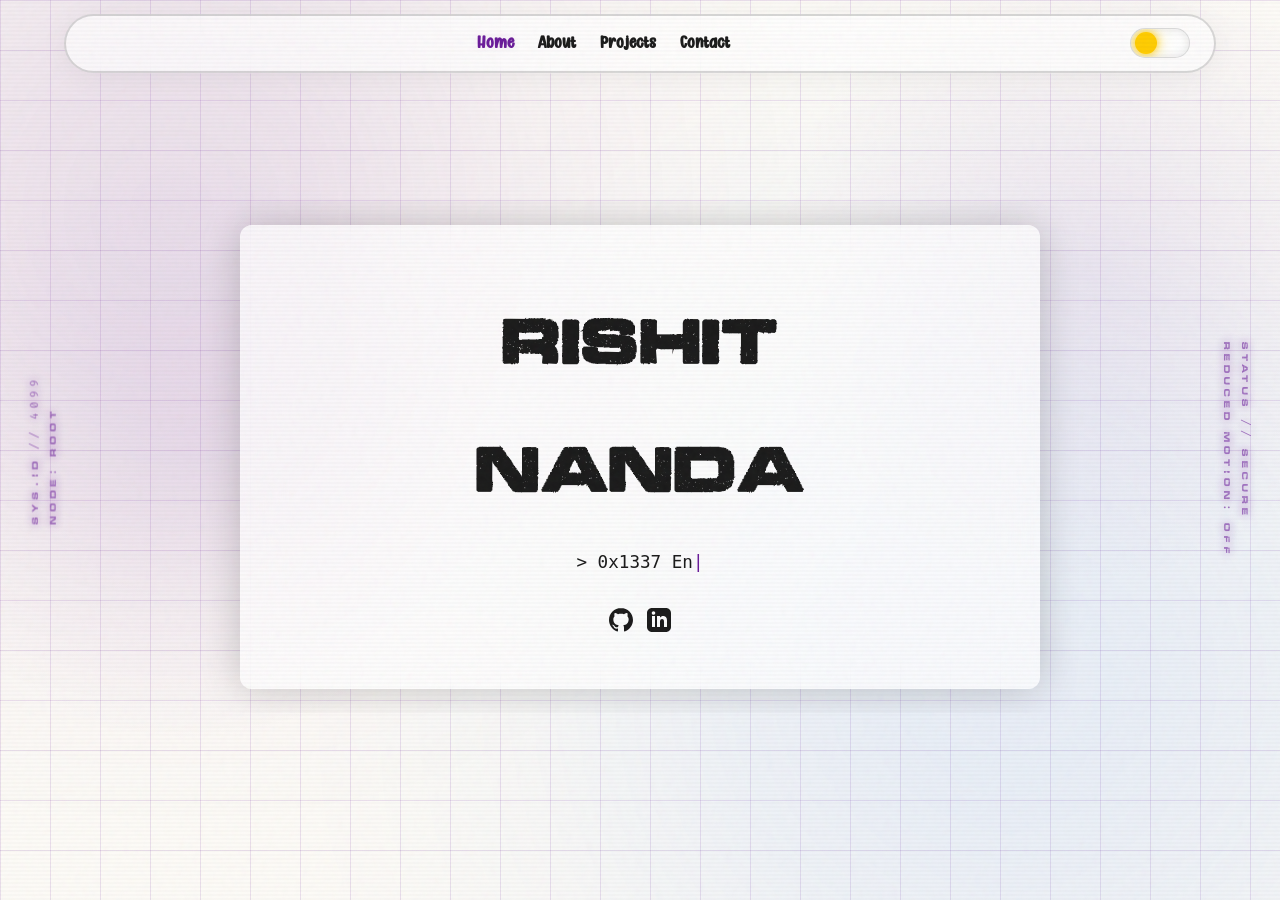
<file: index.html>
<!DOCTYPE html>
<html lang="en" data-theme="light">
<head>
    <meta charset="UTF-8">
    <meta name="viewport" content="width=device-width, initial-scale=1.0">
    <title>Portfolio | Rishit Nanda</title>
    <meta name="description" content="Portfolio of Rishit Nanda - Systems and Interface Design">
    <link rel="preconnect" href="https://fonts.googleapis.com">
    <link rel="preconnect" href="https://fonts.gstatic.com" crossorigin>
    <link href="https://fonts.googleapis.com/css2?family=Fira+Code:wght@400;700&display=swap" rel="stylesheet">
    <link rel="preload" href="font_display.ttf" as="font" type="font/ttf" crossorigin>
    <link rel="stylesheet" href="style.css">
    <script>
        // Set theme immediately to avoid flash
        const theme = localStorage.getItem('theme') || 'light';
        document.documentElement.setAttribute('data-theme', theme);
    </script>
</head>
<body class="brutalist">
    <div class="blob blob-1"></div>
    <div class="blob blob-2"></div>
    <canvas id="bg-canvas"></canvas>

    <div class="hud hud-left">SYS.ID // 4099<br>NODE: ROOT</div>
    <div class="hud hud-right">STATUS // SECURE<br>_minimalist (to be replaced by script.js)_</div>

    <header>
        <div id="progress-container"><div id="progress-bar"></div></div>

        <nav class="glass-nav">
            <ul class="nav-links">
                <li><a href="index.html" class="active">Home</a></li>
                <li><a href="about.html">About</a></li>
                <li><a href="projects.html">Projects</a></li>
                <li><a href="contact.html">Contact</a></li>
            </ul>
            <div class="switch-group">
                <label class="switch">
                    <input type="checkbox" id="theme-toggle" aria-label="Toggle dark mode">
                    <span class="slider"></span>
                </label>
            </div>
        </nav>
    </header>

    <main class="container">
        <section class="hero hero-container node-center" id="hero-node" style="min-height: 80vh;">
            <div class="glass-panel floating-element">
                <h1 class="hero-animate delay-1">Rishit<br>Nanda</h1>
                <p class="hero-animate delay-2" style="font-family: monospace; font-size: 1.1em; opacity: 0.8; margin-bottom: 2rem;">
                    <!-- Typewriter -->
                    <span class="typewriter-text" aria-live="polite"></span><span class="typewriter-cursor">|</span>
                </p>
                <div class="hero-animate delay-3 social-links-hero">
                    <a href="https://github.com/rishitnanda" target="_blank" aria-label="GitHub" class="magnetic-btn">
                        <svg width="24" height="24" viewBox="0 0 24 24" fill="currentColor"><path d="M12 0c-6.626 0-12 5.373-12 12 0 5.302 3.438 9.8 8.207 11.387.599.111.793-.261.793-.577v-2.234c-3.338.726-4.042-1.416-4.042-1.416-.546-1.387-1.333-1.756-1.333-1.756-1.089-.745.083-.729.083-.729 1.205.084 1.839 1.237 1.839 1.237 1.07 1.834 2.807 1.304 3.492.997.107-.775.418-1.305.762-1.604-2.665-.305-5.467-1.334-5.467-5.931 0-1.311.469-2.381 1.236-3.221-.124-.303-.535-1.524.117-3.176 0 0 1.008-.322 3.301 1.23.957-.266 1.983-.399 3.003-.404 1.02.005 2.047.138 3.006.404 2.291-1.552 3.297-1.23 3.297-1.23.653 1.653.242 2.874.118 3.176.77.84 1.235 1.911 1.235 3.221 0 4.609-2.807 5.624-5.479 5.921.43.372.823 1.102.823 2.222v3.293c0 .319.192.694.801.576 4.765-1.589 8.199-6.086 8.199-11.386 0-6.627-5.373-12-12-12z"/></svg>
                    </a>
                    <a href="https://www.linkedin.com/in/rishit-nanda-220272377/" target="_blank" aria-label="LinkedIn" class="magnetic-btn">
                        <svg width="24" height="24" viewBox="0 0 24 24" fill="currentColor"><path d="M19 0h-14c-2.761 0-5 2.239-5 5v14c0 2.761 2.239 5 5 5h14c2.762 0 5-2.239 5-5v-14c0-2.761-2.238-5-5-5zm-11 19h-3v-11h3v11zm-1.5-12.268c-.966 0-1.75-.79-1.75-1.764s.784-1.764 1.75-1.764 1.75.79 1.75 1.764-.783 1.764-1.75 1.764zm13.5 12.268h-3v-5.604c0-3.368-4-3.113-4 0v5.604h-3v-11h3v1.765c1.396-2.586 7-2.777 7 2.476v6.759z"/></svg>
                    </a>
                </div>
            </div>
        </section>
    </main>

    <!-- Load scripts -->
    <script type="module">
        import { initMain } from './script.js';
        import { ReadingProgress } from './progress.js';
        import { BackgroundEffect } from './bg-effect.js';

        // Initialize all modules
        initMain();
        new ReadingProgress('progress-bar');
        new BackgroundEffect('bg-canvas');
    </script>
</body>
</html>
</file>
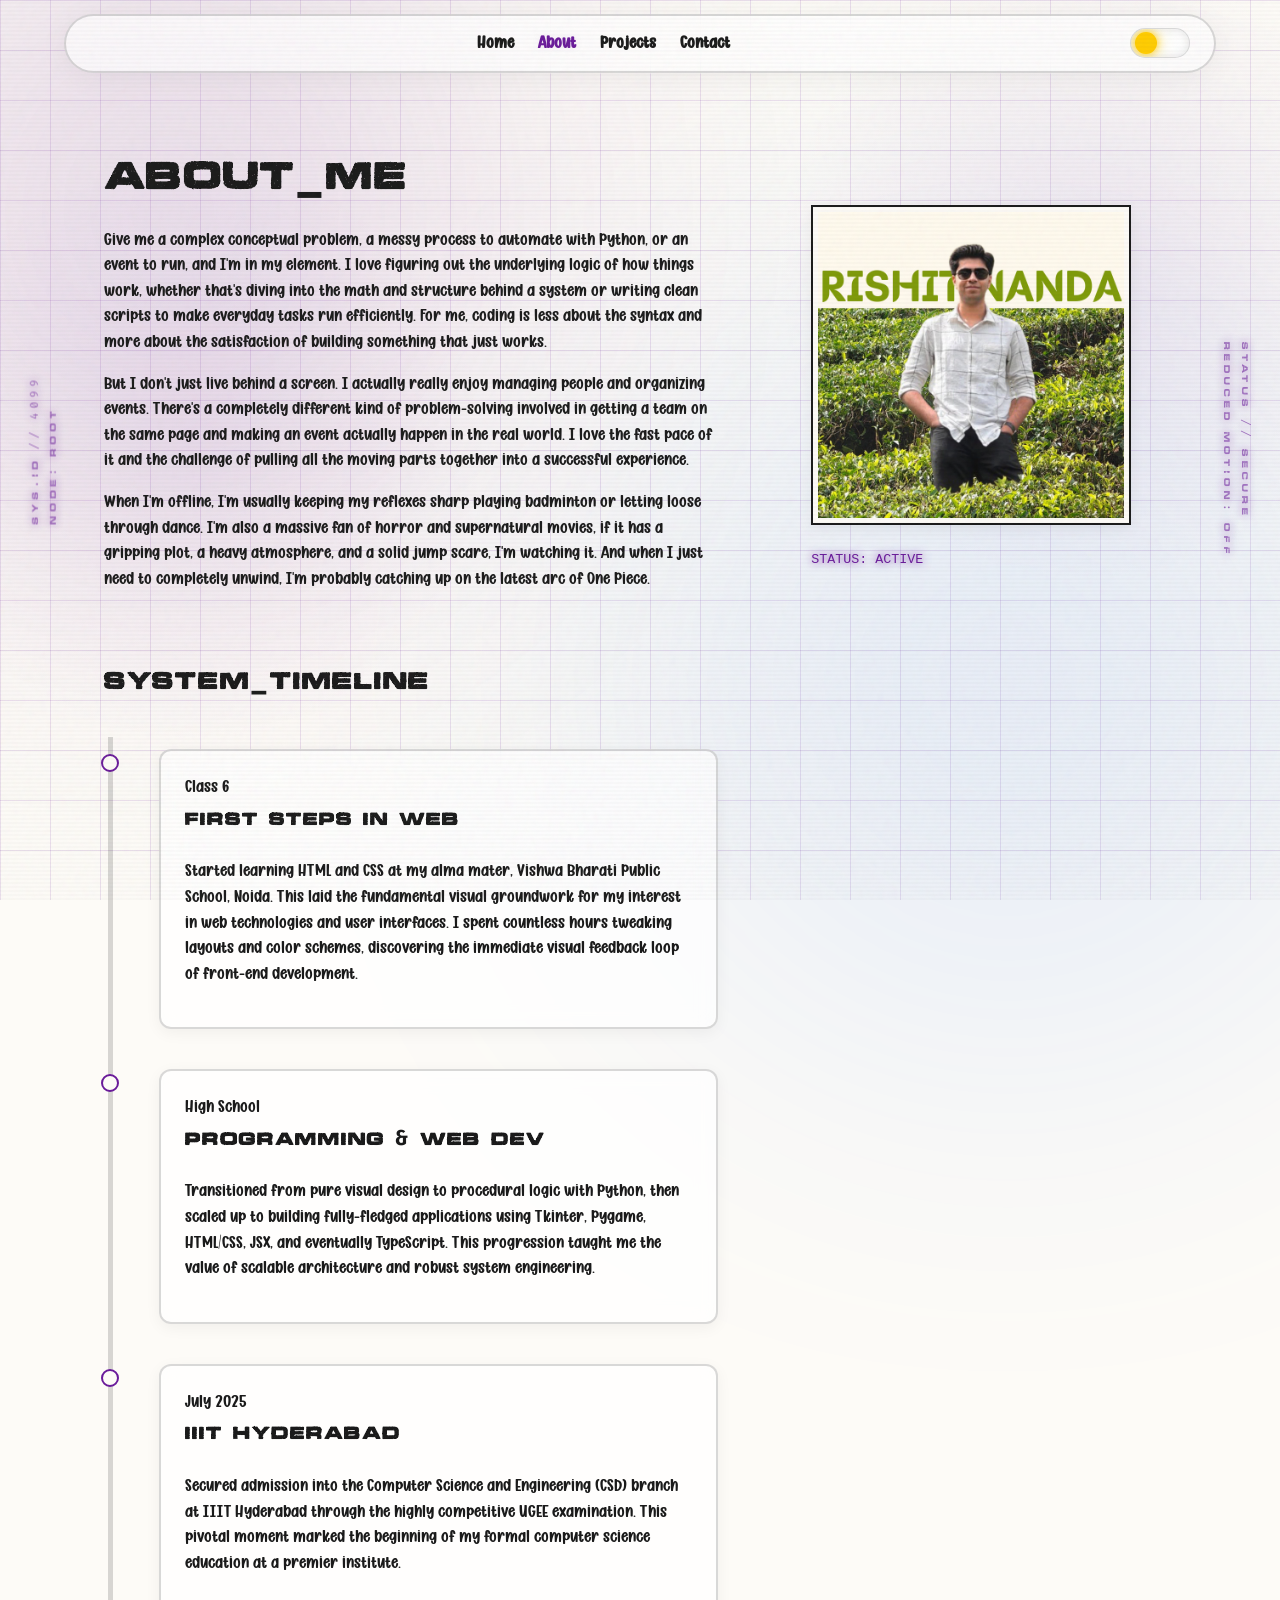
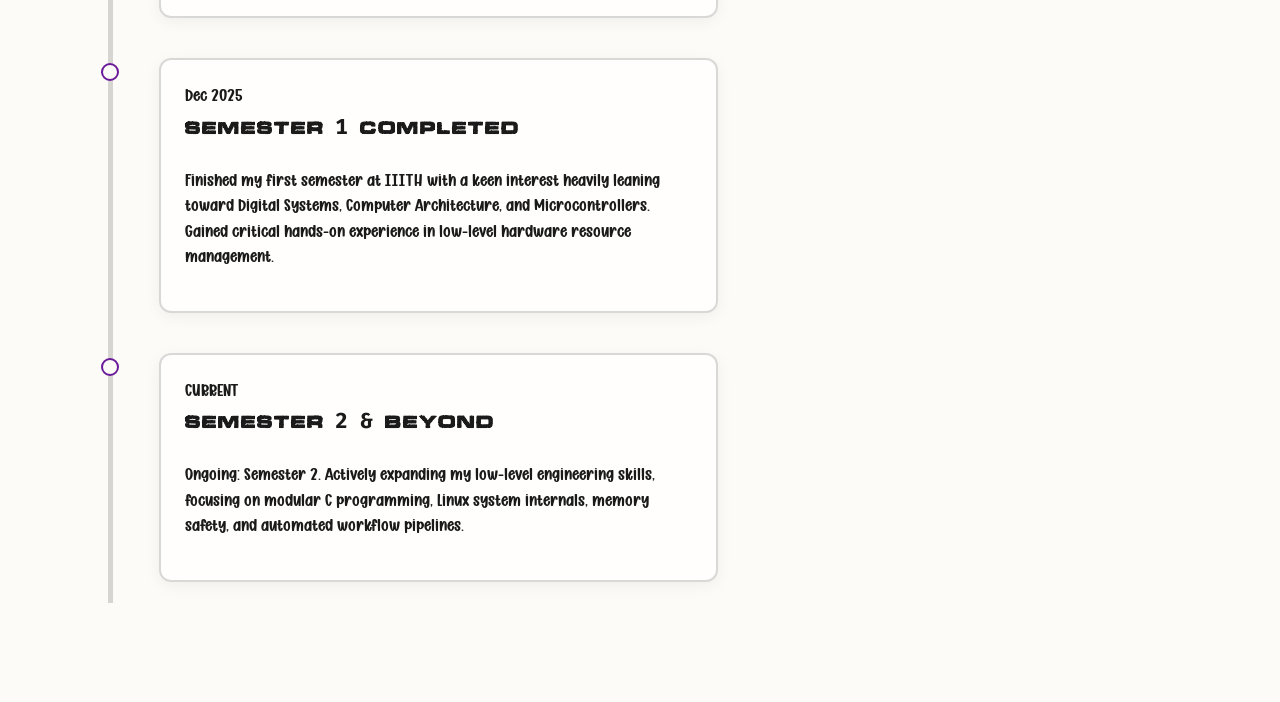
<file: about.html>
<!DOCTYPE html>
<html lang="en" data-theme="light">
<head>
    <meta charset="UTF-8">
    <meta name="viewport" content="width=device-width, initial-scale=1.0">
    <title>About | Rishit Nanda</title>
    <meta name="description" content="About Rishit Nanda - Systems and Interface Design Portfolio">
    <link rel="preconnect" href="https://fonts.googleapis.com">
    <link rel="preconnect" href="https://fonts.gstatic.com" crossorigin>
    <link href="https://fonts.googleapis.com/css2?family=Fira+Code:wght@400;700&display=swap" rel="stylesheet">
    <link rel="preload" href="font_display.ttf" as="font" type="font/ttf" crossorigin>
    <link rel="stylesheet" href="style.css">
    <script>
        // Set theme immediately to avoid flash
        const theme = localStorage.getItem('theme') || 'light';
        document.documentElement.setAttribute('data-theme', theme);
    </script>
</head>
<body class="brutalist">
    <div class="blob blob-1"></div>
    <div class="blob blob-2"></div>
    <canvas id="bg-canvas"></canvas>

    <div class="hud hud-left">SYS.ID // 4099<br>NODE: ROOT</div>
    <div class="hud hud-right">STATUS // SECURE<br>_minimalist (to be replaced by script.js)_</div>

    <header>
        <div id="progress-container"><div id="progress-bar"></div></div>

        <nav class="glass-nav">
            <ul class="nav-links">
                <li><a href="index.html">Home</a></li>
                <li><a href="about.html" class="active">About</a></li>
                <li><a href="projects.html">Projects</a></li>
                <li><a href="contact.html">Contact</a></li>
            </ul>
            <div class="switch-group">
                <label class="switch">
                    <input type="checkbox" id="theme-toggle" aria-label="Toggle dark mode">
                    <span class="slider"></span>
                </label>
            </div>
        </nav>
    </header>

    <main class="container modular-grid">

        <section id="about-main-text" class="hero-main scroll-animate">
            <h1 class="hero-animate delay-1" style="font-size: 3rem; margin-bottom: 1rem;">ABOUT_ME</h1>
            <p>
                Give me a complex conceptual problem, a messy process to automate with Python, or an event to run, and I'm in my element. I love figuring out the underlying logic of how things work, whether that's diving into the math and structure behind a system or writing clean scripts to make everyday tasks run efficiently. For me, coding is less about the syntax and more about the satisfaction of building something that just works.
            </p>
            <p>
                But I don't just live behind a screen. I actually really enjoy managing people and organizing events. There's a completely different kind of problem-solving involved in getting a team on the same page and making an event actually happen in the real world. I love the fast pace of it and the challenge of pulling all the moving parts together into a successful experience.
            </p>
            <p>
                When I'm offline, I'm usually keeping my reflexes sharp playing badminton or letting loose through dance. I'm also a massive fan of horror and supernatural movies, if it has a gripping plot, a heavy atmosphere, and a solid jump scare, I'm watching it. And when I just need to completely unwind, I'm probably catching up on the latest arc of One Piece.
            </p>
        </section>

        <aside id="about-side-img" class="hero-side scroll-animate" style="display: flex; flex-direction: column; align-items: center; justify-content: center; padding-top: 2rem;">
            <div class="about-image floating-element">
                <img src="images/pfp.jpg" alt="Rishit Nanda" id="pfp" fetchpriority="high" style="max-width: 320px; border: 2px solid var(--text-color); padding: 5px; background: var(--bg-color); object-fit: cover;">
                <br>
                <small class="status-indicator"></small>
            </div>
        </aside>

        <!-- Collapsible Timeline Section -->
        <section class="timeline-section scroll-animate">
            <h2 class="section-title">SYSTEM_TIMELINE</h2>
            <ul class="timeline-list">
                <li class="timeline-item">
                    <div class="timeline-card" tabindex="0" role="button" aria-expanded="false" aria-label="Timeline event">
                        <span class="tag">Class 6</span>
                        <h3>First Steps in Web</h3>
                        <p>Started learning HTML and CSS at my alma mater, Vishwa Bharati Public School, Noida. This laid the fundamental visual groundwork for my interest in web technologies and user interfaces. I spent countless hours tweaking layouts and color schemes, discovering the immediate visual feedback loop of front-end development.</p>
                        <div class="timeline-content"></div>
                    </div>
                </li>
                <li class="timeline-item">
                    <div class="timeline-card" tabindex="0" role="button" aria-expanded="false" aria-label="Timeline event">
                        <span class="tag">High School</span>
                        <h3>Programming & Web Dev</h3>
                        <p>Transitioned from pure visual design to procedural logic with Python, then scaled up to building fully-fledged applications using Tkinter, Pygame, HTML/CSS, JSX, and eventually TypeScript. This progression taught me the value of scalable architecture and robust system engineering.</p>
                        <div class="timeline-content"></div>
                    </div>
                </li>
                <li class="timeline-item">
                    <div class="timeline-card" tabindex="0" role="button" aria-expanded="false" aria-label="Timeline event">
                        <span class="tag">July 2025</span>
                        <h3>IIIT Hyderabad</h3>
                        <p>Secured admission into the Computer Science and Engineering (CSD) branch at IIIT Hyderabad through the highly competitive UGEE examination. This pivotal moment marked the beginning of my formal computer science education at a premier institute.</p>
                        <div class="timeline-content"></div>
                    </div>
                </li>
                <li class="timeline-item">
                    <div class="timeline-card" tabindex="0" role="button" aria-expanded="false" aria-label="Timeline event">
                        <span class="tag">Dec 2025</span>
                        <h3>Semester 1 Completed</h3>
                        <p>Finished my first semester at IIITH with a keen interest heavily leaning toward Digital Systems, Computer Architecture, and Microcontrollers. Gained critical hands-on experience in low-level hardware resource management.</p>
                        <div class="timeline-content"></div>
                    </div>
                </li>
                <li class="timeline-item">
                    <div class="timeline-card" tabindex="0" role="button" aria-expanded="false" aria-label="Timeline event">
                        <span class="tag">CURRENT</span>
                        <h3>Semester 2 & Beyond</h3>
                        <p>Ongoing: Semester 2. Actively expanding my low-level engineering skills, focusing on modular C programming, Linux system internals, memory safety, and automated workflow pipelines.</p>
                        <div class="timeline-content"></div>
                    </div>
                </li>
            </ul>
        </section>
    </main>

    <!-- Timeline image display (desktop only) -->
    <div id="timeline-hover-display">
        <img id="timeline-img" src="images/timeline_entry_1.jpg" alt="Timeline overview image">
    </div>

    <!-- Load scripts -->
    <script type="module">
        import { initMain } from './script.js';
        import { ReadingProgress } from './progress.js';
        import { BackgroundEffect } from './bg-effect.js';

        // Initialize all modules
        initMain();
        new ReadingProgress('progress-bar');
        new BackgroundEffect('bg-canvas');
    </script>
</body>
</html>
</file>
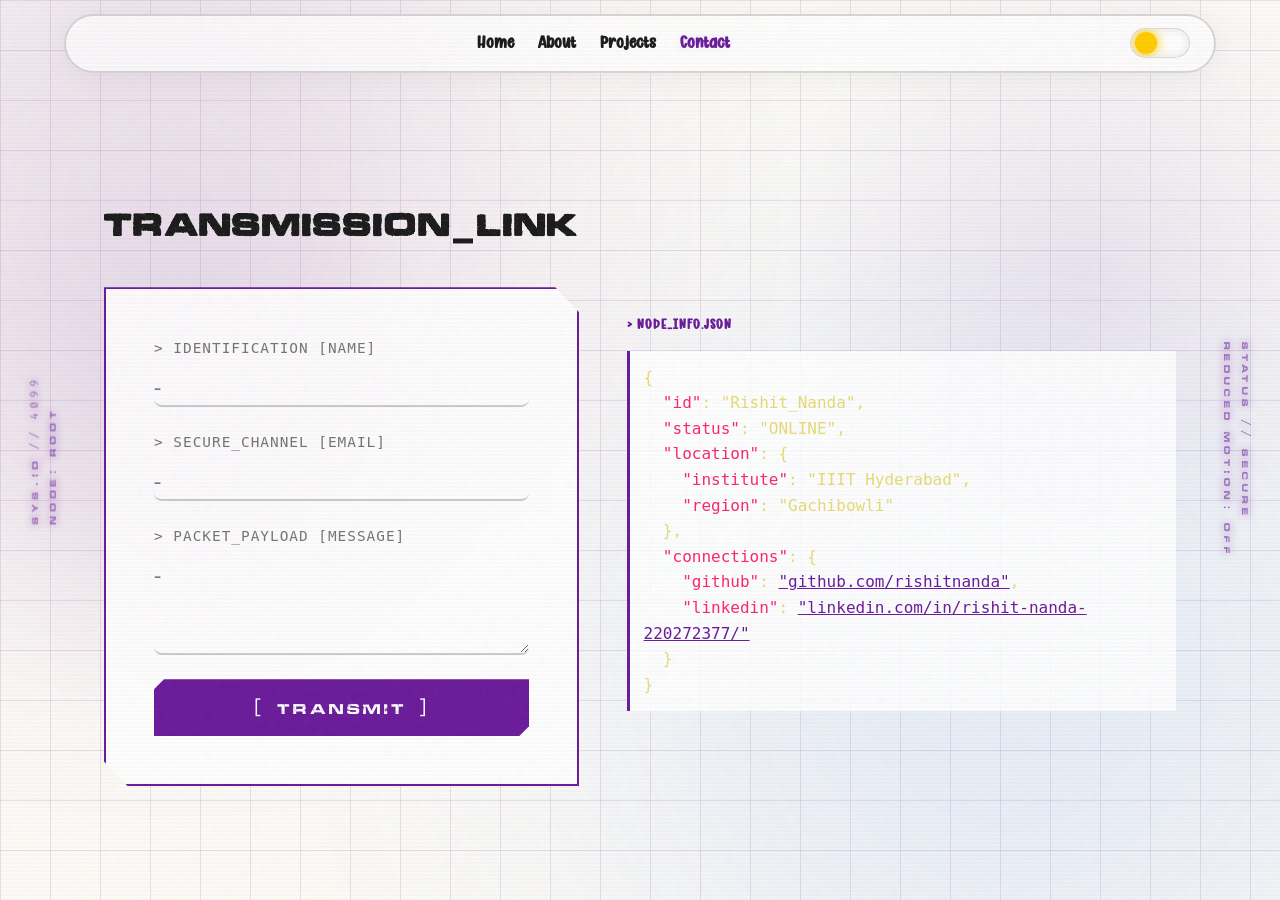
<file: contact.html>
<!DOCTYPE html>
<html lang="en" data-theme="light">
<head>
    <meta charset="UTF-8">
    <meta name="viewport" content="width=device-width, initial-scale=1.0">
    <title>Contact | Rishit Nanda</title>
    <meta name="description" content="Contact Rishit Nanda - Transmission Link for Systems and Interface Design Projects">
    <link rel="preconnect" href="https://fonts.googleapis.com">
    <link rel="preconnect" href="https://fonts.gstatic.com" crossorigin>
    <link href="https://fonts.googleapis.com/css2?family=Fira+Code:wght@400;700&display=swap" rel="stylesheet">
    <link rel="preload" href="font_display.ttf" as="font" type="font/ttf" crossorigin>
    <link rel="stylesheet" href="style.css">
    <script>
        // Set theme immediately to avoid flash
        const theme = localStorage.getItem('theme') || 'light';
        document.documentElement.setAttribute('data-theme', theme);
    </script>

    <!-- Contact page console styles -->
    <style>
        /* Cyber console container */
        .cyber-console {
            background: var(--console-bg);
            backdrop-filter: blur(15px);
            border: 2px solid var(--accent-color);
            padding: var(--space-xl);
            clip-path: polygon(0 0, 95% 0, 100% 5%, 100% 100%, 5% 100%, 0 95%);
            box-shadow: 0 0 30px var(--console-shadow);
        }

        /* Terminal-style inputs */
        .cyber-input {
            width: 100%;
            background: transparent;
            border: none;
            border-bottom: 2px solid var(--input-border);
            color: var(--text-color);
            font-family: var(--font-body);
            font-size: 1.1rem;
            padding: 10px 0;
            transition: all 0.3s ease;
            margin-bottom: var(--space-lg);
            resize: vertical;
            display: block;
        }

        .cyber-input:focus {
            outline: 2px solid var(--accent-color);
            outline-offset: 2px;
            border-bottom: 2px solid var(--accent-color);
            box-shadow: 0 10px 10px -10px var(--accent-color);
        }

        .cyber-label {
            font-family: monospace;
            color: var(--muted-text);
            display: block;
            margin-bottom: 5px;
            font-size: 0.9rem;
            letter-spacing: 1px;
        }

        /* submit button */
        .cyber-btn {
            width: 100%;
            background: var(--accent-color);
            color: var(--white);
            border: 2px solid var(--accent-color);
            padding: 1rem;
            font-family: var(--font-display);
            text-transform: uppercase;
            letter-spacing: 3px;
            font-size: 1.2rem;
            cursor: pointer;
            clip-path: polygon(10px 0, 100% 0, 100% calc(100% - 10px), calc(100% - 10px) 100%, 0 100%, 0 10px);
            transition: all 0.1s;
        }

        [data-theme="dark"] .cyber-btn {
            background: #6A1B9A;
        }

        .cyber-btn:hover {
            box-shadow: 0 0 20px var(--glow-color);
            transform: scale(1.02);
        }

        .cyber-btn:focus-visible {
            outline: 2px solid var(--accent-color);
            outline-offset: 4px;
            box-shadow: 0 0 15px var(--glow-color);
        }

        .cyber-btn:active {
            background: var(--white);
            color: var(--accent-color);
            transform: scale(0.95);
        }

        [data-theme="dark"] .cyber-btn:active {
            color: #6A1B9A;
        }

        /* JSON output block */
        .json-block {
            background: var(--json-bg);
            padding: var(--space-md);
            border-left: 3px solid var(--accent-color);
            font-family: monospace;
            color: var(--json-string);
            overflow-x: auto;
            white-space: pre-wrap;
        }

        .json-key { color: var(--json-key); }
        .json-string { color: var(--json-string); }
    </style>
</head>
<body class="brutalist">
    <div class="blob blob-1"></div>
    <div class="blob blob-2"></div>
    <canvas id="bg-canvas"></canvas>

    <div class="hud hud-left">SYS.ID // 4099<br>NODE: ROOT</div>
    <div class="hud hud-right">STATUS // SECURE<br>_minimalist (to be replaced by script.js)_</div>

    <header>
        <div id="progress-container"><div id="progress-bar"></div></div>
    
        <nav class="glass-nav">
            <ul class="nav-links">
                <li><a href="index.html">Home</a></li>
                <li><a href="about.html">About</a></li>
                <li><a href="projects.html">Projects</a></li>
                <li><a href="contact.html" class="active">Contact</a></li>
            </ul>
            <div class="switch-group">
                <label class="switch">
                    <input type="checkbox" id="theme-toggle" aria-label="Toggle dark mode">
                    <span class="slider"></span>
                </label>
            </div>
        </nav>
    </header>

    <!-- Form section -->
    <main class="container modular-grid">

        <!-- Left column: Contact form inside the cyber console panel -->
        <section class="hero-main scroll-animate floating-element">
            <h1 style="margin-bottom: 2rem;">TRANSMISSION_LINK</h1>
            <div class="cyber-console">
                <!-- Contact form with custom validation hints -->
                <form id="contact-form" novalidate>
                    <div>
                        <label class="cyber-label">> IDENTIFICATION [NAME]</label>
                        <input type="text" id="name" class="cyber-input" required minlength="4" placeholder="_">
                    </div>

                    <div>
                        <label class="cyber-label">> SECURE_CHANNEL [EMAIL]</label>
                        <input type="email" id="email" class="cyber-input" required placeholder="_">
                    </div>

                    <div>
                        <label class="cyber-label">> PACKET_PAYLOAD [MESSAGE]</label>
                        <textarea id="message" class="cyber-input" rows="4" required minlength="3"
                            placeholder="_"></textarea>
                    </div>

                    <button type="submit" class="cyber-btn">[ TRANSMIT ]</button>
                    <span class="error-msg" style="display: none; color: var(--error-color); margin-top: 10px;">> ERR:
                        INVALID_PAYLOAD</span>
                </form>

                <!-- Success state -->
                <div id="form-success"
                    style="display: none; text-align: center; color: var(--success-color); font-family: monospace; padding: 2rem 0;">
                    <h2>> TRANSMISSION_SUCCESSFUL</h2>
                    <p>Packet delivered to root node.</p>
                    <br>
                    <button class="cyber-btn" onclick="location.reload()"
                        style="background: transparent; border: 1px solid var(--success-color); color: var(--success-color);">REBOOT_LINK</button>
                </div>
            </div>
        </section>

        <!-- Right column: JSON-styled contact info sidebar -->
        <aside class="hero-side scroll-animate floating-element" style="animation-duration: 8s;">
            <div style="margin-top: 4rem;">
                <span class="project-tag" style="margin-bottom: 1rem;">> NODE_INFO.JSON</span>
                <pre class="json-block">{
  <span class="json-key">"id"</span>: <span class="json-string">"Rishit_Nanda"</span>,
  <span class="json-key">"status"</span>: <span class="json-string">"ONLINE"</span>,
  <span class="json-key">"location"</span>: {
    <span class="json-key">"institute"</span>: <span class="json-string">"IIIT Hyderabad"</span>,
    <span class="json-key">"region"</span>: <span class="json-string">"Gachibowli"</span>
  },
  <span class="json-key">"connections"</span>: {
    <span class="json-key">"github"</span>: <a href="https://github.com/rishitnanda" target="_blank" style="color:var(--accent-color)">"github.com/rishitnanda"</a>,
    <span class="json-key">"linkedin"</span>: <a href="https://www.linkedin.com/in/rishit-nanda-220272377/" target="_blank" style="color:var(--accent-color)">"linkedin.com/in/rishit-nanda-220272377/"</a>
  }
}</pre>
            </div>
        </aside>
    </main>

    <!-- Load scripts -->
    <script type="module">
        import { initMain } from './script.js';
        import { ReadingProgress } from './progress.js';
        import { BackgroundEffect } from './bg-effect.js';

        // Initialize all modules
        initMain();
        new ReadingProgress('progress-bar');
        new BackgroundEffect('bg-canvas');
    </script>
</body>
</html>
</file>
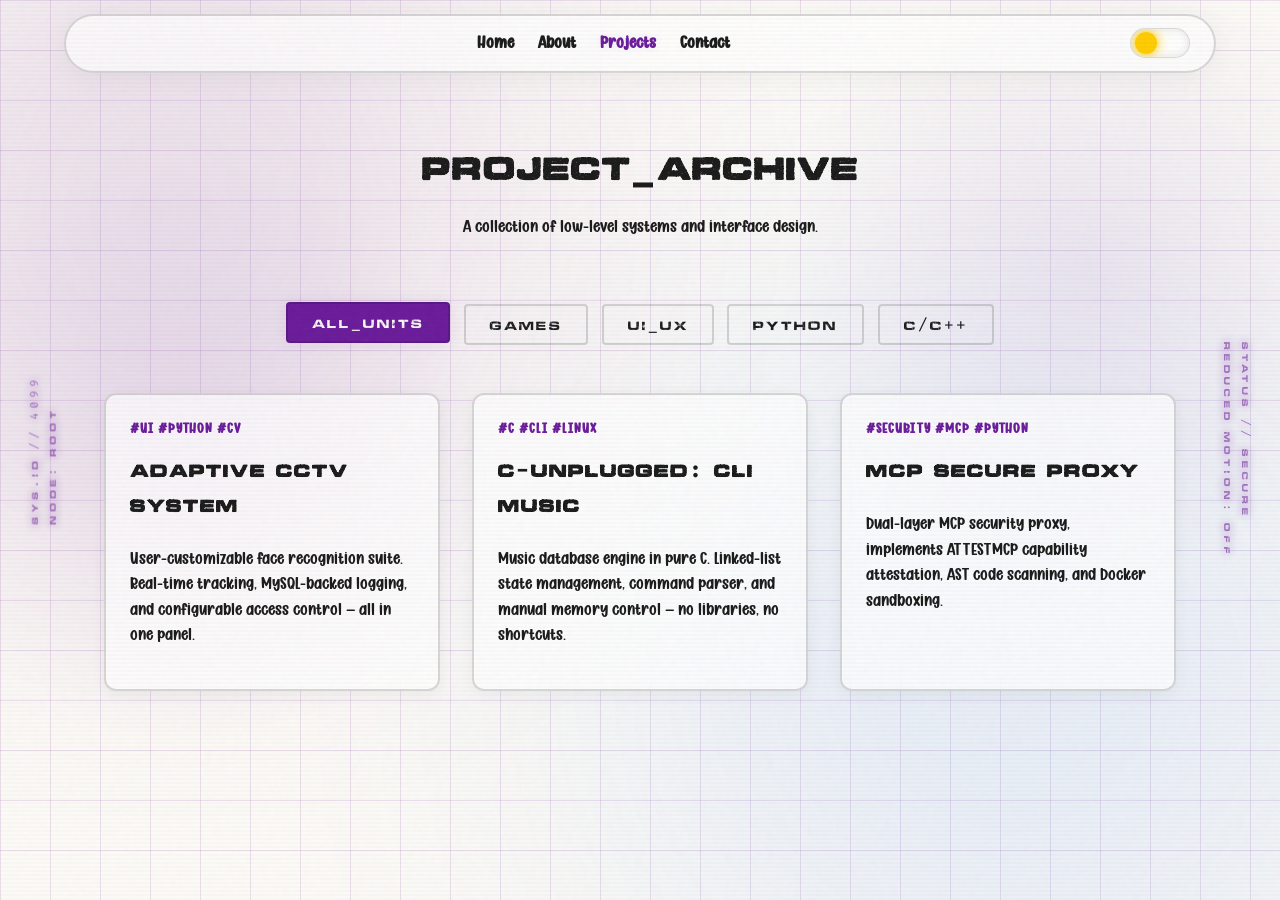
<file: projects.html>
<!DOCTYPE html>
<html lang="en" data-theme="light">
<head>
    <meta charset="UTF-8">
    <meta name="viewport" content="width=device-width, initial-scale=1.0">
    <title>Projects | Rishit Nanda</title>
    <meta name="description" content="Technical Project Archive of Rishit Nanda - Systems and Interface Design">
    <link rel="preconnect" href="https://fonts.googleapis.com">
    <link rel="preconnect" href="https://fonts.gstatic.com" crossorigin>
    <link href="https://fonts.googleapis.com/css2?family=Fira+Code:wght@400;700&display=swap" rel="stylesheet">
    <link rel="preload" href="font_display.ttf" as="font" type="font/ttf" crossorigin>
    <link rel="stylesheet" href="style.css">
    <script>
        // Set theme immediately to avoid flash
        const theme = localStorage.getItem('theme') || 'light';
        document.documentElement.setAttribute('data-theme', theme);
    </script>
</head>
<body class="brutalist">
    <div class="blob blob-1"></div>
    <div class="blob blob-2"></div>
    <canvas id="bg-canvas"></canvas>

    <div class="hud hud-left">SYS.ID // 4099<br>NODE: ROOT</div>
    <div class="hud hud-right">STATUS // SECURE<br>_minimalist (to be replaced by script.js)_</div>

    <header>
        <div id="progress-container"><div id="progress-bar"></div></div>
    
        <nav class="glass-nav">
            <ul class="nav-links">
                <li><a href="index.html">Home</a></li>
                <li><a href="about.html">About</a></li>
                <li><a href="projects.html" class="active">Projects</a></li>
                <li><a href="contact.html">Contact</a></li>
            </ul>
            <div class="switch-group">
                <label class="switch">
                    <input type="checkbox" id="theme-toggle" aria-label="Toggle dark mode">
                    <span class="slider"></span>
                </label>
            </div>
        </nav>
    </header>

    <main class="container">
        <header class="scroll-animate delay-1" style="text-align: center; margin-bottom: 4rem;">
            <h1>Project_Archive</h1>
            <p>A collection of low-level systems and interface design.</p>
        </header>

        <div class="filter-controls scroll-animate delay-2">
            <button class="filter-btn active" data-filter="all" aria-pressed="true">ALL_UNITS</button>
            <button class="filter-btn" data-filter="games" aria-pressed="false">GAMES</button>
            <button class="filter-btn" data-filter="ui_ux" aria-pressed="false">UI_UX</button>
            <button class="filter-btn" data-filter="python" aria-pressed="false">PYTHON</button>
            <button class="filter-btn" data-filter="c_cpp" aria-pressed="false">C/C++</button>
        </div>

        <section class="projects-grid" aria-label="Projects overview">


            <article class="project-card scroll-animate" tabindex="0" aria-label="Open project details"
                data-category="ui_ux python"
                data-full="Initially developed as a basic dlib script to detect faces in static images. It lacked real-time processing and a user-friendly way to manage identification records."
                data-origin="Currently a fully integrated real-time pipeline using 128-dimension face encoding against a MySQL database. Features a dark-mode GUI for live monitoring and administrative access control."
                data-evolution="Future plans include moving heavy encoding to background threads for sub-second latency on 4K feeds and deploying a web-based dashboard for remote node management."
                data-tradeoffs="Optimized for local sub-second identification speed over cloud-based processing. Chose MySQL for robust ACID-compliant logging over lighter but less reliable JSON flat-files."
                data-github="https://github.com/rishitnanda/face_recog"
                data-docs="#"
                data-speed="1.1">
                <span class="project-tag">#UI #PYTHON #CV</span>
                <h3>Adaptive CCTV System</h3>
                <p>User-customizable face recognition suite. Real-time tracking, MySQL-backed logging, and configurable access control — all in one panel.</p>
            </article>

            <article class="project-card scroll-animate" tabindex="0" aria-label="Open project details"
                data-category="systems c_cpp"
                data-full="Started as a simple exercise in parsing text files and manipulating C strings using standard libraries. It had limited error handling and small data limits."
                data-origin="Now a robust music database engine built in pure C using manual memory management, custom structs, and dynamically allocated linked lists for high-speed CRUD operations."
                data-evolution="Upcoming versions will introduce persistent binary serialization to save system state across reboots and a socket-based remote command interface."
                data-tradeoffs="Traded cross-platform compatibility for raw Linux performance by using POSIX-specific memory mapping. Prioritized explicit memory control over high-level abstractions."
                data-github="https://github.com/rishitnanda/c-unplugged"
                data-speed="0.9">
                <span class="project-tag">#C #CLI #LINUX</span>
                <h3>C-Unplugged: CLI Music</h3>
                <p>Music database engine in pure C. Linked-list state management, command parser, and manual memory control — no libraries, no shortcuts.</p>
            </article>

            <article class="project-card scroll-animate" tabindex="0" aria-label="Open project details"
                data-category="systems python"
                data-full="Initially started as a proxy to inspect Model Context Protocol messages. Designed to mitigate vulnerabilities like prompt injection and sleeper channels in the MCP specification based on research by Maloyan &amp; Namiot."
                data-origin="Dual-layer MCP security proxy. Layer 1 (MCP-Shield) implements HMAC validation, capability attestation, regex and AST code scanning, and output sanitization. Layer 2 (MCP-Box) runs executions in isolated, non-root Alpine Docker containers with watchdog timeouts and OOM caps."
                data-evolution="Work in progress. Future plans include moving to hardware virtualization (Firecracker/gVisor) for better sandbox escape protection, implementing key pinning for TOFU attacks, and TLS termination for transport-layer security."
                data-tradeoffs="Prioritized rigorous security and sandboxing overhead over raw proxy throughput. Used OS-level namespaces (Docker) instead of hardware virtualization for simpler local development. Traded persistent state for aggressive cleanup of execution containers."
                data-github="https://github.com/rishitnanda/mcp_secure"
                data-docs="https://rishitnanda.github.io/mcp_secure"
                data-speed="1.0">
                <span class="project-tag">#SECURITY #MCP #PYTHON</span>
                <h3>MCP Secure Proxy</h3>
                <p>Dual-layer MCP security proxy, implements ATTESTMCP capability attestation, AST code scanning, and Docker sandboxing.</p>
            </article>

        </section>
    </main>

    <!-- Project detail modal -->
    <div id="project-modal" class="modal-overlay" style="display: none;">
        <div class="modal-content project-card">
            <button id="close-modal" class="modal-close-btn" aria-label="Close project details">CLOSE_X</button>
            <div id="modal-body" class="modal-scroll-body">
                <span class="project-tag" id="modal-tag">#TAG</span>
                <h2 id="modal-title">PROJECT_HEADING</h2>
                <p class="brief-desc" id="modal-brief">Brief Description</p>

                <div class="modal-grid">
                    <section>
                        <h4>PROJECT_LEGACY</h4>
                        <p id="modal-full"></p>
                    </section>
                    <section>
                        <h4>CURRENT_STATE</h4>
                        <p id="modal-origin"></p>
                    </section>
                    <section>
                        <h4>ROADMAP</h4>
                        <p id="modal-evolution"></p>
                    </section>
                    <section>
                        <h4>TECH_TRADEOFFS</h4>
                        <p id="modal-tradeoffs"></p>
                    </section>
                </div>
                <div class="modal-actions">
                    <div id="modal-github-link"></div>
                    <div id="modal-docs-link"></div>
                </div>
            </div>
        </div>
    </div>

    <!-- Load scripts -->
    <script type="module">
        import { initMain } from './script.js';
        import { ReadingProgress } from './progress.js';
        import { BackgroundEffect } from './bg-effect.js';

        // Initialize all modules
        initMain();
        new ReadingProgress('progress-bar');
        new BackgroundEffect('bg-canvas');
    </script>
</body>
</html>
</file>
<file: style.css>
/* Primary font for headers; excludes digits */
@font-face {
    font-family: 'Flashstrike';
    src: url('font_display.ttf') format('truetype');
    font-display: swap;
    unicode-range: U+0000-002F, U+003A-10FFFF;
}

/* Body font for contrast */
@font-face {
    font-family: 'Handmade';
    src: url('font_body.otf') format('opentype');
    font-display: swap;
}


/* Light Mode Variables */
:root {
    /* Core palette */
    --bg-color: #FDFBF7;
    --text-color: #1A1A1A;
    --accent-color: #6A1B9A;

    /* Glass surfaces need partial transparency */
    --glass-bg: rgba(255, 255, 255, 0.7);
    --border-color: rgba(0, 0, 0, 0.15);

    --grid-color: rgba(106, 27, 154, 0.12);
    --grid-subtle: rgba(106, 27, 154, 0.04);

    /* Font stacks: display falls through Flashstrike > Fira Code > system */
    --font-display: 'Flashstrike', 'Fira Code', sans-serif;
    --font-body: 'Handmade', serif;

    --modal-overlay: rgba(255, 255, 255, 0.4);

    /* text sizing */
    --text-sm: 0.8rem;
    --text-base: 1rem;
    --text-lg: 1.15rem;
    --text-xl: 1.35rem;
    --text-2xl: 1.85rem;
    --text-3xl: 2.5rem;

    /* margins and padding */
    --space-xs: 0.25rem;
    --space-sm: 0.5rem;
    --space-md: 0.85rem;
    --space-lg: 1.5rem;
    --space-xl: 3rem;

    /* for hover highlights and box-shadow effects */
    --glow-color: rgba(106, 27, 154, 0.08);

    --white: #ffffff;
    --black: #000000;
    --error-color: #ff4d4d;
    --success-color: #00ff00;
    --warning-color: #ffcc00;

    /* Muted text for secondary information and labels */
    --muted-text: rgba(26, 26, 26, 0.6);
    --input-border: rgba(0, 0, 0, 0.2);

    --console-bg: rgba(255, 255, 255, 0.85);
    --console-shadow: rgba(0, 0, 0, 0.2);
    --glass-border: rgba(255, 255, 255, 0.1);
    --panel-inner-glow: rgba(255, 255, 255, 0.05);

    /* background blobs which move slowly (line 274) */
    --blob-1: rgba(106, 27, 154, 0.3);
    --blob-2: rgba(41, 121, 255, 0.2);

    /* JSON display block styling for the contact page sidebar */
    --json-bg: rgba(255, 255, 255, 0.85);
    --json-key: #f92672;
    --json-string: #e6db74;

    /* shadows: soft for nav, medium for panels, strong for timeline hover images and others */
    --shadow-soft: rgba(0, 0, 0, 0.05);
    --shadow-medium: rgba(0, 0, 0, 0.2);
    --shadow-strong: rgba(0, 0, 0, 0.8);

    /* toggle buttons and other soft color requirements (moon shadow as earlier it had sun-moon icons) */
    --moon-shadow: #D1C4E9;

    /* spring effect of modals */
    --transition-main: all 0.4s cubic-bezier(0.23, 1, 0.32, 1);

    /* rounded corners */
    --radius: 12px;
}


/* Dark Mode Variables */
[data-theme="dark"] {
    --bg-color: #000000;
    --text-color: #F5F5F5;
    --accent-color: #d1c4e9;
    --glass-bg: rgba(18, 18, 18, 0.8);
    --border-color: rgba(255, 255, 255, 0.15);
    --grid-color: rgba(209, 196, 233, 0.15);
    --grid-subtle: rgba(209, 196, 233, 0.05);
    --glow-color: rgba(209, 196, 233, 0.08);
    --modal-overlay: rgba(0, 0, 0, 0.5);
    --muted-text: rgba(255, 255, 255, 0.6);
    --input-border: rgba(255, 255, 255, 0.2);
    --console-bg: rgba(10, 10, 15, 0.85);
    --console-shadow: rgba(0, 0, 0, 0.5);
    --glass-border: rgba(255, 255, 255, 0.1);
    --panel-inner-glow: rgba(255, 255, 255, 0.05);
    --json-bg: rgba(0, 0, 0, 0.6);
}


/* Base Reset and Body (more explanation in README) */
* {
    box-sizing: border-box;
}

body {
    background-color: var(--bg-color);
    color: var(--text-color);
    font-family: var(--font-body);
    font-size: var(--text-base);
    margin: 0;
    line-height: 1.6;

    /* prevent horizontal scroll bar in any case */
    overflow-x: hidden;

    background-image:
        radial-gradient(circle at 15% 50%, var(--glow-color), transparent 25%),
        radial-gradient(circle at 85% 30%, var(--glow-color), transparent 25%),
        linear-gradient(var(--grid-color) 1px, transparent 1px),
        linear-gradient(90deg, var(--grid-color) 1px, transparent 1px);
    background-size: 100% 100%, 100% 100%, 50px 50px, 50px 50px;

    /* ensure background doesn't move on scrolling */
    background-attachment: fixed;

    /* switching between themese shouldn't be spontaneous */
    transition: background-color 0.5s ease;
}

h1,
h2,
h3,
.filter-btn {
    font-family: var(--font-display);
    text-transform: uppercase;
    letter-spacing: 2px;
    margin-top: 0;
}



h1 {
    font-size: var(--text-3xl);
    margin-bottom: var(--space-md);
    white-space: nowrap;
}

h2 {
    font-size: var(--text-2xl);
    margin-bottom: var(--space-md);
}

h3 {
    font-size: var(--text-xl);
    margin-bottom: var(--space-sm);
}


/* Navigation Bar */

/* tells browser that header should be stuck to the top of screen */
body>header {
    position: sticky;
    top: 0;
    z-index: 1000;
    width: 100%;
    display: flex;
    flex-direction: column;
    align-items: center;
}

/* holds the links to other pages */
nav {
    margin: var(--space-md) auto;
    width: 90%;
    max-width: 1200px;
    background: var(--glass-bg);
    backdrop-filter: blur(15px);
    border: 2px solid var(--border-color);
    border-radius: 50px;
    padding: 0.8rem var(--space-lg);
    display: flex;
    justify-content: space-between;
    align-items: center;
    box-shadow: 0 4px 30px var(--shadow-soft);
}

/* decides how the links are arranged */
.nav-links {
    list-style: none;
    display: flex;
    gap: var(--space-lg);
    margin: 0 auto;
    padding: 0;
}

/* styling of the link text */
.nav-links a {
    text-decoration: none;
    color: var(--text-color);
    font-weight: bold;
    font-size: var(--text-base);
    transition: var(--transition-main);
}

/* Active and hover states use accent color and glow */
.nav-links a:hover,
.nav-links a.active {
    color: var(--accent-color);
    text-shadow: 0 0 8px var(--glow-color);
}

.nav-links a:focus-visible {
    outline: 2px solid var(--accent-color);
    outline-offset: 4px;
    border-radius: 4px;
}


/* Project Filters */
.filter-controls {
    display: flex;
    justify-content: center;
    gap: var(--space-md);
    margin-bottom: var(--space-xl);
}

.filter-btn {
    background: transparent;
    border: 2px solid var(--border-color);
    color: var(--text-color);
    padding: var(--space-sm) 1.5rem;
    cursor: pointer;
    border-radius: 4px;
    font-size: var(--text-base);
    transition: var(--transition-main);
}

.filter-btn.active,
.filter-btn:hover {
    background: var(--accent-color);
    border-color: var(--accent-color);
    color: var(--bg-color);
    box-shadow: 0 0 15px var(--glow-color);
}

.filter-btn:focus-visible {
    outline: 2px solid var(--accent-color);
    outline-offset: 3px;
}

/* centers content and handles spacing for every page */

.container {
    /* ensure that content doesn't stretch too wide on big monitors */
    max-width: 1200px;
    /* center the container */
    margin: 0 auto;
    /* responsive horizontal padding, ensure that content doesn't touch edge of small screens */
    padding: var(--space-xl) 5% var(--space-xl);
}

/* specific issue on contact page, more top padding was required */
body:has(#contact-form) .container {
    padding-top: 4rem;
}


/* HUD (Heads Up Display) side text */
.hud {
    position: fixed;
    top: 50%;
    transform: translateY(-50%);
    font-family: var(--font-display);
    font-size: 0.7rem;
    color: var(--accent-color);
    letter-spacing: 4px;
    opacity: 0.6;
    z-index: 1000;
    pointer-events: none;
    writing-mode: vertical-rl;
}

#bg-canvas {
    position: fixed;
    top: 0;
    left: 0;
    width: 100%;
    height: 100%;
    z-index: -1;
    pointer-events: none;
}

.hud-left {
    left: 2%;
    transform: translateY(-50%) rotate(180deg);
}

.hud-right {
    right: 2%;
}


/* Blob movement logic */
.blob {
    position: fixed;
    border-radius: 50%;
    filter: blur(150px);
    z-index: -2;
    opacity: 0.5;
    animation: driftBlob 30s infinite alternate cubic-bezier(0.4, 0, 0.2, 1);
}

.blob-1 {
    width: 600px;
    height: 600px;
    background: var(--blob-1);
    top: -10%;
    left: -10%;
}

.blob-2 {
    width: 800px;
    height: 800px;
    background: var(--blob-2);
    bottom: -20%;
    right: -10%;
    animation-delay: -15s;
}

/* defines that in 30 seconds it moves by 100px to right and 50 px down which is its 100% */
@keyframes driftBlob {
    0% {
        transform: translate(0, 0) scale(1);
    }

    100% {
        transform: translate(100px, 50px) scale(1.2);
    }
}


/* Put the index page content of centre of screen */

.hero-container {
    /* vh is percentage of browser height */
    min-height: 75vh;
    display: flex;
    justify-content: center;
    align-items: center;
    position: relative;
    padding: var(--space-lg);
    overflow: hidden;
}

.glass-panel {
    background: var(--glass-bg);
    backdrop-filter: blur(20px);
    border: 1px solid var(--glass-border);
    box-shadow: 0 0 40px var(--shadow-medium), inset 0 0 20px var(--panel-inner-glow);
    border-radius: var(--radius);
    padding: var(--space-xl);
    text-align: center;
    max-width: 800px;
    width: 100%;
    z-index: 10;
    container-type: inline-size;
}

.social-links-hero {
    display: flex;
    justify-content: center;
    gap: var(--space-md);
}

.social-links-hero a {
    color: var(--text-color);
    transition: var(--transition-main);
    display: inline-block;
}

.social-links-hero a:hover {
    color: var(--accent-color);
}

.social-links-hero a:focus-visible {
    outline: 2px solid var(--accent-color);
    outline-offset: 4px;
    border-radius: 4px;
}

/* Breathing effect of main panel on index page. Cubic bezier (ease-in-out) defines the rhythm, or how, i.e. start slow, get fast in middle, then end slow.*/
.floating-element {
    animation: gentleFloat 10s infinite ease-in-out;
}

@keyframes gentleFloat {
    0% {
        transform: translateY(0px);
    }

    50% {
        transform: translateY(-15px);
    }

    100% {
        transform: translateY(0px);
    }
}


/* Project Grid and Cards */
.projects-grid {
    display: grid;

    /* it automatically calculates how many cards can fit in a row based on the screen width */
    grid-template-columns: repeat(auto-fill, minmax(320px, 1fr));

    /* space between cards */
    gap: var(--space-lg);

    width: 100%;
    justify-content: start;
    align-items: start;
}

.project-card {
    background: var(--glass-bg);
    backdrop-filter: blur(10px);
    border: 2px solid var(--border-color);
    border-radius: var(--radius);
    padding: var(--space-lg);
    position: relative;
    overflow: hidden;
    transition: var(--transition-main);
    cursor: pointer;
    display: flex;
    flex-direction: column;
    height: 100%;
}


.project-card:hover {
    border-color: var(--accent-color);
    box-shadow: 0 10px 30px var(--glow-color);
}

/* border-color change on hover is already defined, removing the scaleY logic */
.project-card:hover,
.project-card:focus-within {
    border-width: 2px;
}

.project-card:focus-visible,
.timeline-item:focus-visible {
    outline: 3px solid var(--accent-color);
    outline-offset: 5px;
}

/* small labels over every project */
.project-tag {
    font-size: var(--text-sm);
    color: var(--accent-color);
    font-weight: bold;
    margin-bottom: var(--space-md);
    display: block;
    letter-spacing: 1px;
}


/* blinking of cursor, at half time it disappears then at 1s, it appears and so on */
.typewriter-cursor {
    animation: blink 1s step-end infinite;
    color: var(--accent-color);
}

@keyframes blink {
    50% {
        opacity: 0;
    }
}

/* Hero Entrance Animation */
.hero-animate {
    opacity: 0;
    transform: translateY(30px);
    animation: heroFadeUp 0.8s cubic-bezier(0.16, 1, 0.3, 1) both;
}

.delay-1 {
    animation-delay: 0.1s;
}

.delay-2 {
    animation-delay: 0.3s;
}

.delay-3 {
    animation-delay: 0.5s;
}

@keyframes heroFadeUp {
    from {
        opacity: 0;
        transform: translateY(30px);
    }

    to {
        opacity: 1;
        transform: translateY(0);
    }
}


/* reveal on scroll */
.scroll-animate {
    opacity: 0;
    transform: translateY(40px) skewY(1deg);
    transition: opacity 0.8s ease, transform 0.8s cubic-bezier(0.16, 1, 0.3, 1);
}

.scroll-animate.in-view {
    opacity: 1;
    transform: translateY(0) skewY(0deg);
}


/* Premium Holographic Theme Toggle */
.switch {
    position: relative;
    display: inline-block;
    width: 60px;
    height: 30px;
    margin-left: var(--space-md);
}

.switch input {
    opacity: 0;
    width: 0;
    height: 0;
}

.slider {
    position: absolute;
    cursor: pointer;
    top: 0;
    left: 0;
    right: 0;
    bottom: 0;
    background: var(--glass-bg);
    backdrop-filter: blur(10px);
    border: 1px solid var(--border-color);
    transition: var(--transition-main);
    border-radius: 34px;
    box-shadow: inset 0 0 10px rgba(0, 0, 0, 0.1);
    overflow: hidden;
}

/* The knob (Sun state by default) */
.slider:before {
    position: absolute;
    content: "";
    height: 22px;
    width: 22px;
    left: 4px;
    top: 3px;
    background: #ffcc00;
    transition: var(--transition-main);
    border-radius: 50%;
    box-shadow: 0 0 10px #ffcc00, 0 0 20px rgba(255, 204, 0, 0.4);
    z-index: 2;
}

/* Moon craters (invisible in Sun state) */
.slider:after {
    content: "";
    position: absolute;
    width: 3px;
    height: 3px;
    background: rgba(0, 0, 0, 0.15);
    border-radius: 50%;
    left: 10px;
    top: 8px;
    opacity: 0;
    transition: var(--transition-main);
    box-shadow: 6px 4px 0 rgba(0, 0, 0, 0.15), 2px 10px 0 rgba(0, 0, 0, 0.15);
    z-index: 3;
}

input:checked+.slider {
    background: rgba(106, 27, 154, 0.2);
    border-color: var(--accent-color);
}

input:checked+.slider:before {
    transform: translateX(28px);
    background: #f5f5f5;
    box-shadow: 0 0 10px #f5f5f5, 0 0 20px rgba(209, 196, 233, 0.6);
}

input:checked+.slider:after {
    opacity: 1;
    transform: translateX(28px);
}

/* Theme Toggle Focus Indicator */
.switch input:focus-visible+.slider {
    outline: 2px solid var(--accent-color);
    outline-offset: 4px;
}

/* Power Surge Animation */
@keyframes themeSurge {
    0% {
        transform: scale(1);
        filter: brightness(1);
    }

    50% {
        transform: scale(1.1);
        filter: brightness(1.4);
    }

    100% {
        transform: scale(1);
        filter: brightness(1);
    }
}

.switch-surge {
    animation: themeSurge 0.5s cubic-bezier(0.175, 0.885, 0.32, 1.275);
}


/* Progress Bar */
#progress-container {
    position: fixed;
    top: 0;
    left: 0;
    width: 100%;
    height: 4px;
    z-index: 2000;
}

#progress-bar {
    height: 100%;
    width: 0%;
    background: var(--accent-color);
    transition: width 0.1s;
    box-shadow: 0 0 10px var(--accent-color);
}


/* Toast Notification */
.toast-notification {
    position: fixed;
    bottom: var(--space-lg);
    right: -400px;
    background: var(--glass-bg);
    backdrop-filter: blur(15px);
    border: 1px solid var(--accent-color);
    padding: var(--space-md) var(--space-lg);
    border-radius: var(--radius);
    z-index: 9999;
    box-shadow: 0 10px 30px var(--glow-color);
    display: flex;
    flex-direction: column;
    gap: var(--space-sm);
    transition: right 0.5s cubic-bezier(0.175, 0.885, 0.32, 1.275);
}

.toast-notification.show {
    right: var(--space-lg);
}

.toast-buttons {
    display: flex;
    gap: var(--space-sm);
    margin-top: var(--space-xs);
}

.toast-btn {
    padding: var(--space-xs) var(--space-sm);
    background: transparent;
    border: 1px solid var(--accent-color);
    color: var(--text-color);
    cursor: pointer;
    border-radius: 4px;
    font-size: var(--text-sm);
    transition: var(--transition-main);
}

.toast-btn:hover {
    background: var(--accent-color);
    color: var(--white);
}

.toast-btn:focus-visible {
    outline: 2px solid var(--accent-color);
    outline-offset: 2px;
}


/* Reduced Motion Styling */
@media (prefers-reduced-motion: reduce) {
    * {
        animation-duration: 0.01ms !important;
        animation-iteration-count: 1 !important;
        transition-duration: 0.01ms !important;
        scroll-behavior: auto !important;
    }

    .scroll-animate {
        opacity: 1 !important;
        transform: none !important;
    }
}


/* Mobile & Tablet Breakpoints (uptil 1023px, consider mobile layout) Note: !important means if conflicting rules, follow the !important rule with highest priority; ! doesn't mean not here */
@media (max-width: 1023px) {
    .modular-grid {
        display: flex;
        flex-direction: column;
        gap: var(--space-lg);
        padding-bottom: 4rem;
    }

    nav {
        flex-wrap: nowrap !important;
        border-radius: 50px;
        gap: clamp(10px, 5vw, 30px);
        padding: clamp(12px, 3vh, 16px) clamp(18px, 6vw, 30px);
        justify-content: center;
        width: fit-content;
        max-width: 95%;
        border-width: 1px;
    }

    .nav-links {
        flex-grow: 1;
        flex-wrap: nowrap;
        justify-content: flex-start;
        gap: clamp(8px, 2.5vw, 18px);
        font-size: clamp(0.75rem, 2.2vw, 0.9rem);
    }

    /* Center switches on mobile */
    .switch-group {
        width: auto !important;
        justify-content: flex-end;
        margin-left: 0;
    }

    .hud {
        display: none !important;
    }

    body:has(form) {
        overflow-y: auto !important;
    }

    body:has(form) .container {
        height: auto !important;
        display: flex;
        flex-direction: column;
        padding-top: 2rem;
        padding-bottom: 2rem;
    }

    body:has(#hero-node) {
        overflow: hidden !important;
        height: 100dvh;
    }

    body:has(#hero-node) .container {
        height: auto !important;
        display: flex;
        justify-content: center;
        padding-top: 5rem !important;
    }


    .container {
        padding-left: var(--space-md);
        padding-right: var(--space-md);
    }

    /* About page layout adjustments */
    /* Reduced spacing around profile photo */
    #about-side-img {
        order: 1;
        padding-top: 0 !important;
        margin-bottom: 0 !important;
    }

    #about-side-img .about-image {
        margin-top: 0;
        margin-bottom: 0;
    }

    #about-main-text {
        order: 2;
        margin-top: 0.5rem;
    }

    .timeline-section {
        order: 3;
    }

    /* Shrink profile image and heading on mobile so 30-40% of body text is visible above the fold without scrolling */
    #about-side-img .about-image img {
        max-width: 180px !important;
    }

    #about-main-text h1 {
        font-size: 1.8rem !important;
        margin-bottom: 0.5rem !important;
    }

    #about-main-text p {
        font-size: 0.9rem;
    }

    /* Disable timeline hover on mobile */
    .timeline-item:hover {
        transform: none !important;
    }

    /* Timeline images shown inside expanded cards on mobile */
    .timeline-inline-img {
        width: 100%;
        max-width: 280px;
        margin-top: 0.8rem;
        border: 2px solid var(--accent-color);
        border-radius: var(--radius);
        display: block;
    }

    /* Accessibility Utilities */

    .modal-close-btn {
        background: transparent;
        border: 1px solid var(--accent-color);
        color: var(--text-color);
        padding: var(--space-xs) var(--space-sm);
        cursor: pointer;
        border-radius: 4px;
        font-family: var(--font-display);
        font-size: var(--text-sm);
        transition: var(--transition-main);
        width: fit-content;
        align-self: flex-end;
        margin-bottom: var(--space-md);
    }

    .modal-close-btn:hover {
        background: var(--accent-color);
        color: var(--white);
    }

    .modal-close-btn:focus-visible {
        outline: 2px solid var(--accent-color);
        outline-offset: 4px;
    }

    /* Project modal adjustments */
    .modal-content {
        height: auto !important;
        max-height: 90vh !important;
        min-height: unset !important;
        overflow-y: auto !important;
        padding: 1rem !important;
    }

    .modal-scroll-body {
        overflow: visible !important;
    }

    .modal-grid {
        grid-template-columns: 1fr !important;
        gap: 1rem !important;
        overflow-y: visible !important;
        padding-right: 0 !important;
    }

    #close-modal {
        position: sticky;
        top: 0;
        z-index: 10;
    }

    /* Center hero panel on mobile */
    body:has(#hero-node) .container {
        display: flex !important;
        flex-direction: column !important;
        justify-content: center !important;
        align-items: center !important;
        min-height: 85vh !important;
        padding: var(--space-md) !important;
    }

    .hero-container {
        min-height: unset !important;
        width: 100% !important;
        padding: 0 !important;
        display: flex !important;
        justify-content: center !important;
        align-items: center !important;
        overflow: visible !important;
    }

    .glass-panel {
        padding: clamp(2.5rem, 8vw, 4rem) var(--space-lg) !important;
        max-width: 92% !important;
        margin: 0 auto !important;
        border-radius: var(--radius);
    }

    /* Prevent heading overflow with fluid scaling */
    h1,
    h2 {
        /* Allow breaking of long single-word identifiers */
        overflow-wrap: break-word;
        font-size: clamp(1.2rem, 7vw, 2.0rem);
        line-height: 1.1;
    }

    /* Wrap filter buttons */
    .filter-controls {
        flex-wrap: wrap;
    }

    .filter-btn {
        font-size: clamp(0.65rem, 2vw, 0.8rem);
        padding: 6px clamp(8px, 2vw, 12px);
    }

    /* Contact page adjustments (not mentioned in contact.html, reasoning in README) */
    .cyber-console {
        clip-path: none !important;
        padding: var(--space-lg) var(--space-md) !important;
    }

    .cyber-input {
        font-size: 0.95rem !important;
        padding: 8px 0 !important;
        margin-bottom: var(--space-md) !important;
    }

    .cyber-input[rows] {
        min-height: 60px !important;
    }

    .cyber-btn {
        font-size: clamp(0.75rem, 2.5vw, 0.9rem) !important;
        letter-spacing: 1px !important;
        padding: 0.6rem 1rem !important;
        clip-path: none !important;
    }

    /* success message wrapped */
    #form-success h2 {
        word-break: break-word;
        overflow-wrap: break-word;
        font-size: var(--text-xl);
    }
}

/* Desktop (>=1024px): asymmetric 2-column grid*/
@media (min-width: 1024px) {
    .modular-grid {
        display: grid;
        grid-template-columns: 1.5fr 1fr;
        grid-auto-rows: auto;
        gap: 3rem;
    }

    .hero-main {
        grid-column: 1;
    }

    .hero-side {
        grid-column: 2;
    }
}


/* D3: Magnetic button micro interaction (inspiration mentioned in README)*/
.magnetic-btn,
.nav-links a {
    display: inline-block;
    transition: transform 0.3s cubic-bezier(0.175, 0.885, 0.32, 1.275);
}


input,
textarea {
    background: var(--glass-bg);
    border: 2px solid var(--border-color);
    padding: var(--space-md);
    border-radius: 8px;
    color: var(--text-color);
    font-family: var(--font-body);
    font-size: var(--text-base);
    transition: var(--transition-main);
}

input:focus,
textarea:focus {
    outline: 2px solid var(--accent-color);
    outline-offset: 2px;
    border-color: var(--accent-color);
    box-shadow: 0 0 15px var(--glow-color);
    background: var(--bg-color);
}


/* Form Validation */
.error-msg {
    color: var(--error-color);
    font-size: 0.75rem;
    margin-top: 0.25rem;
    display: none;
}

/* shaking invalid fields */
.was-validated input:invalid,
.was-validated textarea:invalid {
    display: block;
    animation: shake 0.4s ease-in-out;
}

.was-validated input:invalid+.error-msg,
.was-validated textarea:invalid+.error-msg {
    display: block;
}

/* Shake animation for invalid elements */
@keyframes shake {

    0%,
    100% {
        transform: translateX(0);
    }

    25% {
        transform: translateX(-5px);
    }

    75% {
        transform: translateX(5px);
    }
}


/* Collapsible Timeline */
.timeline-list {
    position: relative;
    list-style: none;
    padding: 2rem 0;
    margin: 0 auto;
    max-width: 800px;
}

/* Vertical data line running behind all timeline entries */
.timeline-list::before {
    content: '';
    position: absolute;
    left: 4px;
    top: 20px;
    width: 5px;
    height: 95.4%;
    background: var(--border-color);
    z-index: 1;
}

.timeline-item {
    position: relative;
    margin-bottom: 2.5rem;
    padding-left: 55px;
    cursor: pointer;
    transition: transform 0.4s cubic-bezier(0.175, 0.885, 0.32, 1.275);
}

/* Circular node dot positioned on the vertical line */
.timeline-item::after {
    content: '';
    position: absolute;
    left: -3px;
    top: 5px;
    width: 14px;
    height: 14px;
    border-radius: 50%;
    background: var(--bg-color);
    border: 2px solid var(--accent-color);
    z-index: 2;
    transition: var(--transition-main);
}

/* Hover state pulls the item forward and fills the dot with accent color */
.timeline-item:hover {
    transform: scale(1.03) translateX(10px);
}

.timeline-item:hover::after {
    background: var(--accent-color);
    box-shadow: 0 0 15px var(--accent-color);
}

.timeline-card {
    background: var(--glass-bg);
    border: 1px solid var(--border-color);
    border-radius: var(--radius);
    padding: 1.5rem;
    transition: var(--transition-main);
}

.timeline-item:hover .timeline-card {
    border-color: var(--accent-color);
    box-shadow: var(--card-shadow);
}

/* Timeline content expansion transition for phones */
/* closed state of timeline modal */
.timeline-content {
    max-height: 0;
    overflow: hidden;
    transition: max-height 0.6s cubic-bezier(0.4, 0, 0.2, 1);
    opacity: 0;
}

/* opened state */
.timeline-card[aria-expanded="true"] .timeline-content {
    max-height: 1000px;
    opacity: 1;
    padding-top: 1rem;
    border-top: 1px solid var(--border-color);
    margin-top: 1rem;
}


/* Project Modal */
.modal-overlay {
    position: fixed;
    top: 0;
    left: 0;
    width: 100%;
    height: 100%;
    background: var(--modal-overlay);
    backdrop-filter: blur(12px) saturate(180%);
    z-index: 5000;
    display: flex;
    justify-content: center;
    align-items: center;
    padding: 1rem;
}

.modal-content {
    max-width: 800px;
    width: 100%;
    height: 75vh;
    max-height: 800px;
    min-height: 400px;
    overflow-y: hidden;
    display: flex;
    flex-direction: column;
    position: relative;
    border: 2px solid var(--accent-color) !important;
    padding: 1.5rem !important;
    background: var(--bg-color);
    border-radius: var(--radius);
}

/* Scrollable modal body */
.modal-scroll-body {
    display: flex;
    flex-direction: column;
    flex-grow: 1;
    overflow: hidden;
}

#close-modal {
    position: absolute;
    top: 1rem;
    right: 1rem;
    padding: 0.4rem 0.8rem;
}

.modal-grid {
    display: grid;
    grid-template-columns: 1fr 1fr;
    gap: 1.5rem;
    margin-top: 1rem;
    text-align: left;
    overflow-y: auto;
    flex-grow: 1;
    padding-right: 15px;
}

.modal-grid h4 {
    color: var(--accent-color);
    font-size: 0.8rem;
    margin-bottom: 0.5rem;
}

/* Close button starts at 70% opacity and fills on hover */
.modal-close-btn {
    position: absolute;
    top: 1.5rem;
    right: 1.5rem;
    background: transparent;
    border: 1px solid var(--accent-color);
    color: var(--accent-color);
    font-family: var(--font-display);
    font-size: 0.75rem;
    letter-spacing: 2px;
    padding: 0.5rem 1rem;
    cursor: pointer;
    transition: all 0.3s ease;
    opacity: 0.7;
}

.modal-close-btn:hover {
    opacity: 1;
    background: var(--accent-color);
    color: var(--white);
    box-shadow: 0 0 15px var(--accent-color);
    transform: scale(1.05);
}


/* larger project modal (which comes on click) becomes visible */
@keyframes modalFadeIn {
    from {
        opacity: 0;
    }

    to {
        opacity: 1;
    }
}

/* larger project modal (which comes on click) zoom into final size */
@keyframes modalContentZoom {
    from {
        opacity: 0;
        transform: scale(0.8) translateY(20px);
        filter: blur(10px);
    }

    to {
        opacity: 1;
        transform: scale(1) translateY(0);
        filter: blur(0);
    }
}


/* About Page */
.about-image {
    position: relative;
    display: inline-block;
    z-index: 1;
}

.status-indicator {
    font-family: monospace;
    color: var(--accent-color);
    display: block;
    margin-top: 1rem;
    transition: var(--transition-main);
    cursor: default;
}

/* after is generally used if there is some text inside the original component but since there is not, this element appears as the only content in that component */
.status-indicator::after {
    content: "STATUS: ACTIVE";
    text-shadow: 0 0 10px var(--accent-color);
}


/* Hero modal sizing */
.hero h1.hero-animate {
    font-size: 5rem;
    margin-bottom: 1rem;
    text-align: center;
    white-space: normal;
}

@media (max-width: 1023px) {
    .hero h1.hero-animate {
        font-size: clamp(2.5rem, 10vw, 4.5rem);
        line-height: 1.2;
        margin-bottom: 1rem;
    }
}

/* Large phones and tablets */
@media (max-width: 768px) {
    .hero h1.hero-animate {
        font-size: clamp(2.8rem, 11vw, 4.2rem);
        line-height: 1.15;
        margin: 0 auto 1.5rem;
    }
}

/* Medium phones */
@media (max-width: 480px) {
    .hero h1.hero-animate {
        font-size: clamp(2.3rem, 9vw, 3.5rem);
        line-height: 1.15;
        margin: 0 auto 1.5rem;
    }
}

/* Small phones */
@media (max-width: 360px) {
    .hero h1.hero-animate {
        font-size: clamp(1.9rem, 8vw, 3rem);
        line-height: 1.1;
        margin: 0 auto 1.2rem;
    }

    .social-links-hero {
        gap: 2.5rem;
        margin-top: 1rem;
    }

    .social-links-hero svg {
        transform: scale(1.4);
    }

    .typewriter-text {
        font-size: 1.1rem;
    }
}


@media (min-width: 769px) {

    /* If page contains hero-node that is the home page */
    body:has(#hero-node) {
        overflow: hidden;
        /* disable scrolling */
    }

    body:has(#hero-node) .container {
        height: calc(100vh - 160px);
        /* centrally align the glass panel */
        display: flex;
        flex-direction: column;
        justify-content: center;
        padding-top: 0;
        padding-bottom: 0;
    }

    body:has(#hero-node) #hero-node {
        min-height: unset !important;
    }
}

/* Project grid */
.projects-grid {
    display: grid;
    grid-template-columns: 1fr;
    gap: 2rem;
}

@media (min-width: 768px) {
    .projects-grid {
        grid-template-columns: repeat(auto-fill, minmax(320px, 1fr));
    }
}

@media (min-width: 1200px) {
    .projects-grid {
        grid-template-columns: repeat(3, 1fr);
        grid-auto-rows: minmax(220px, auto);
    }
}

/* Contact page lock */
@media (min-width: 769px) {
    body:has(form) {
        overflow: hidden;
    }

    body:has(form) .container {
        height: calc(100vh - 160px);
        display: flex;
        align-items: center;
        padding-top: 0;
        padding-bottom: 0;
    }
}

body:has(form) .modular-grid {
    margin-top: 0;
}


/* Nav Toggles */
.switch-group {
    display: flex;
    gap: 1.5rem;
    align-items: center;
}



/* Timeline Card Height */
.timeline-card {
    /* prevents cards from looking tiny if they only have one line of text */
    min-height: 160px;
    display: flex;
    flex-direction: column;
    justify-content: center;
}


/* Timeline Hover Image */
#timeline-hover-display {
    /* locks the image display to the right side of the browser window for large devices */
    position: fixed;
    right: 8%;
    top: 50%;
    transform: translateY(-50%);
    opacity: 0;
    pointer-events: none;
    transition: opacity 0.3s ease-in-out;
    z-index: 1000;
}

#timeline-img {
    max-width: 350px;
    max-height: 75vh;
    object-fit: cover;
    border: 2px solid var(--accent-color);
    border-radius: var(--radius);
    box-shadow: 0 0 30px var(--shadow-strong);
    display: block;
}

/* turns off the side-bar images for small devices and makes room for inline expansion */
@media (max-width: 1023px) {
    #timeline-hover-display {
        display: none !important;
    }
}

/* Brutalism Styles (Blended) */
.brutalist {
    /* Keeping default radius for a cleaner look */
}

.brutalist .timeline-card,
.brutalist .about-image img {
    border: 2px solid var(--border-color);
    box-shadow: 0 4px 15px var(--shadow-soft);
    background: var(--glass-bg);
    backdrop-filter: blur(10px);
    transition: all 0.2s ease;
}

.brutalist .timeline-card:hover {
    transform: translateY(-4px);
    box-shadow: 0 8px 25px var(--glow-color);
}

.brutalist h1, .brutalist h2, .brutalist h3 {
    text-transform: uppercase;
    letter-spacing: 2px;
    text-shadow: none;
}

/* Brutalism on project cards */
.brutalist .project-card {
    border: 2px solid var(--border-color);
    box-shadow: 0 4px 15px var(--shadow-soft);
}

.brutalist .project-card:hover {
    transform: translateY(-5px);
    border-color: var(--accent-color);
    box-shadow: 0 10px 30px var(--glow-color);
}

/* Brutalism on form elements */
.brutalist .cyber-console {
    border: 2px solid var(--accent-color);
    box-shadow: 0 10px 40px var(--shadow-soft);
}

.brutalist .cyber-btn {
    border: none;
    box-shadow: 0 4px 15px var(--glow-color);
}

.brutalist .cyber-btn:hover {
    transform: scale(1.02);
    box-shadow: 0 6px 20px var(--glow-color);
}

.brutalist .cyber-btn:active {
    transform: scale(0.98);
}

/* Brutalism on filter buttons */
.brutalist .filter-btn {
    border: 2px solid var(--border-color);
}

.brutalist .filter-btn.active,
.brutalist .filter-btn:hover {
    background: var(--accent-color);
    color: var(--bg-color);
    box-shadow: 0 0 15px var(--glow-color);
    transform: translateY(-2px);
}

/* Glitch Hover Effect */
.glitch-hover:hover {
    animation: glitch-skew 0.3s cubic-bezier(0.25, 0.46, 0.45, 0.94) both infinite;
    text-shadow: 2px 2px 0 #00ffff, -2px -2px 0 #ff00ff;
    color: var(--text-color);
}

@keyframes glitch-skew {
    0% { transform: skew(0deg); }
    20% { transform: skew(-2deg); }
    40% { transform: skew(2deg); }
    60% { transform: skew(-1deg); }
    80% { transform: skew(1deg); }
    100% { transform: skew(0deg); }
}

/* Terminal-style Source Buttons */
.source-btn {
    display: inline-flex;
    align-items: center;
    gap: 0.4rem;
    padding: 0.6rem 1.2rem;
    font-family: 'Fira Code', monospace;
    font-size: 0.85rem;
    color: var(--text-color);
    background: transparent;
    border: 2px solid var(--accent-color);
    text-decoration: none;
    transition: all 0.2s ease;
    letter-spacing: 0.5px;
}

.brutalist .source-btn {
    box-shadow: 0 2px 8px var(--shadow-soft);
}

.brutalist .source-btn:hover {
    transform: translateY(-2px);
    box-shadow: 0 4px 12px var(--glow-color);
    background: var(--accent-color);
    color: var(--bg-color);
}

.brutalist .source-btn:active {
    transform: translateY(0);
}

.source-btn-prompt {
    color: var(--accent-color);
    font-weight: bold;
}

.source-btn-repo {
    color: var(--accent-color);
    font-weight: bold;
}

.source-btn:hover .source-btn-prompt,
.source-btn:hover .source-btn-repo {
    color: var(--bg-color);
}

.source-btn-arrow {
    transition: transform 0.2s ease;
}

.source-btn:hover .source-btn-arrow {
    transform: translateX(4px);
}

/* Modal Actions Row */
.modal-actions {
    display: flex;
    gap: 1rem;
    margin-top: 1.5rem;
    padding-top: 1rem;
    border-top: 1px solid var(--border-color);
    flex-wrap: wrap;
}

/* System Overlays */
.system-overlays {
    position: fixed;
    top: 0;
    left: 0;
    width: 100%;
    height: 100%;
    pointer-events: none;
    z-index: 9998;
}

.crt-scanlines {
    position: absolute;
    top: 0;
    left: 0;
    width: 100%;
    height: 100%;
    background: linear-gradient(rgba(18, 16, 16, 0) 50%, rgba(0, 0, 0, 0.1) 50%);
    background-size: 100% 4px;
    z-index: 1;
    opacity: 0.15;
    animation: scanline 10s linear infinite;
}

@keyframes scanline {
    from { background-position: 0 0; }
    to { background-position: 0 100%; }
}

.noise-grain {
    position: absolute;
    top: 0;
    left: 0;
    width: 100%;
    height: 100%;
    background: url("data:image/svg+xml,%3Csvg viewBox='0 0 200 200' xmlns='http://www.w3.org/2000/svg'%3E%3Cfilter id='noiseFilter'%3E%3CfeTurbulence type='fractalNoise' baseFrequency='0.65' numOctaves='3' stitchTiles='stitch'/%3E%3C/filter%3E%3Crect width='100%25' height='100%25' filter='url(%23noiseFilter)'/%3E%3C/svg%3E");
    opacity: 0.04;
    z-index: 2;
}

/* HUD Glow */
.hud {
    text-shadow: 0 0 10px var(--accent-color);
    animation: hudPulse 4s infinite ease-in-out;
}

@keyframes hudPulse {
    0%, 100% { opacity: 0.4; }
    50% { opacity: 0.8; }
}
</file>
